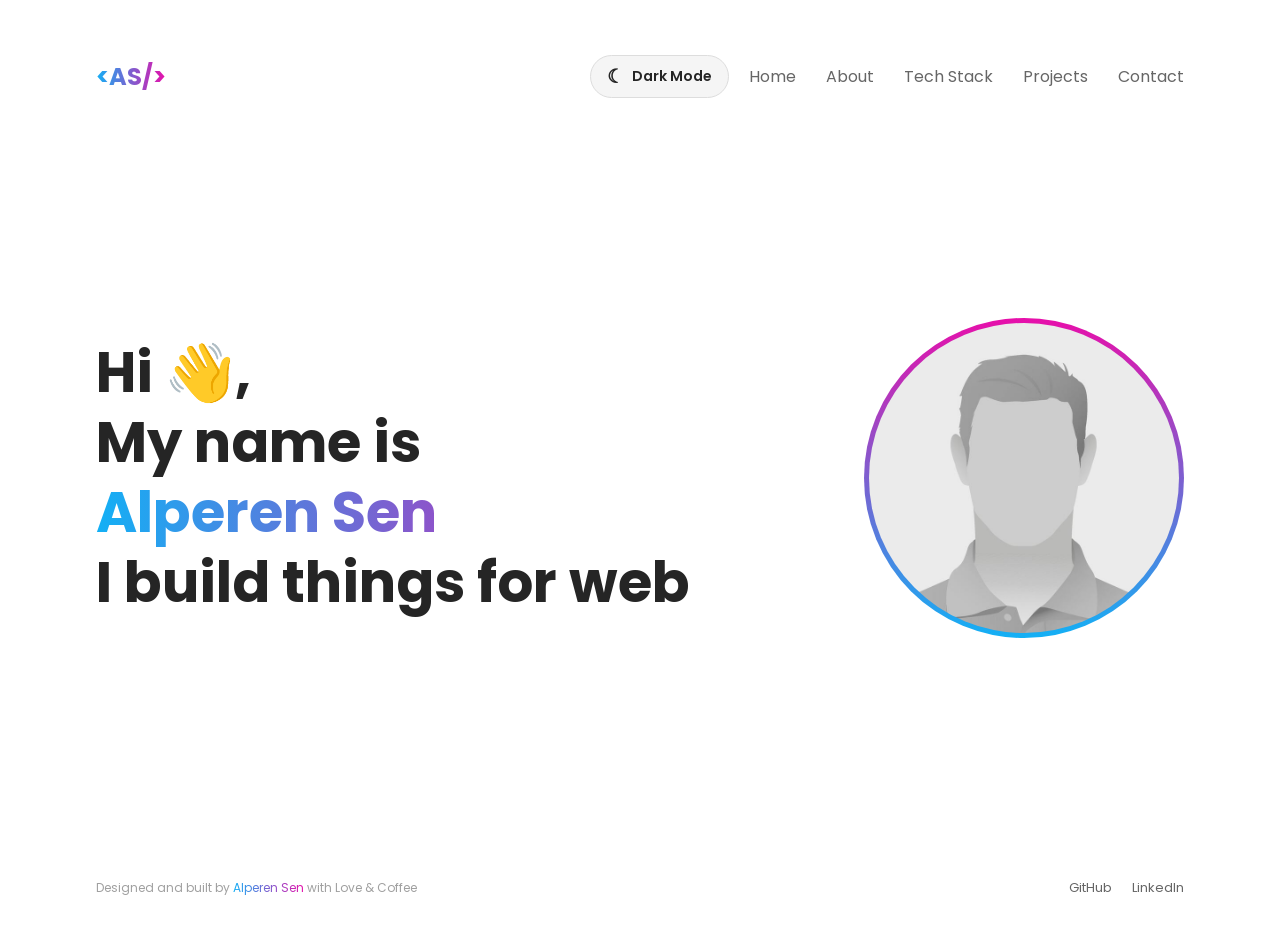
<file: index.html>
<!DOCTYPE html>
<html lang="en">
<head>
  <meta charset="UTF-8">
  <meta name="viewport" content="width=device-width, initial-scale=1.0">

  <title>Developer Portfolio</title>

  <link rel="preconnect" href="https://fonts.googleapis.com">
  <link rel="preconnect" href="https://fonts.gstatic.com" crossorigin>

  <link
    href="https://fonts.googleapis.com/css2?family=Poppins:wght@400;500;600;700&display=swap"
    rel="stylesheet"
  >

  <link rel="stylesheet" href="css/base.css">
  <link rel="stylesheet" href="css/home.css">
</head>

<body>

  <header class="site-header">
    <div class="container header-content">

      <a class="logo" href="index.html">
        &lt;AS/&gt;
      </a>

      <nav class="main-nav" aria-label="Main navigation">

        <button
          type="button"
          id="theme-toggle"
          class="theme-toggle"
          aria-label="Switch to dark mode"
>
         <span class="theme-icon" aria-hidden="true">☾</span>
         <span class="theme-text">Dark Mode</span>
        </button>
        
        <ul>
          <li><a href="index.html">Home</a></li>
          <li><a href="about.html">About</a></li>
          <li><a href="tech-stack.html">Tech Stack</a></li>
          <li><a href="projects.html">Projects</a></li>
          <li><a href="contact.html">Contact</a></li>
        </ul>
        

      </nav>

    </div>
  </header>

  <main>

    <section class="hero">
      <div class="container hero-content">

        <div class="hero-text">
          <h1>
            Hi 👋,<br>
            My name is
            <span>Alperen Sen</span>
            I build things for web
          </h1>
        </div>

        <div class="hero-image">
          <img
            src="assets/avatar.jpg"
            alt="Portrait of Alperen Sen"
          >
        </div>

      </div>
    </section>

  </main>

  <footer class="site-footer">
  <div class="container footer-content">

    <p>
      Designed and built by
      <span>Alperen Sen</span>
      with Love &amp; Coffee
    </p>

    <div class="footer-links">
      <a href="https://github.com/" target="_blank">GitHub</a>
      <a href="https://www.linkedin.com/" target="_blank">LinkedIn</a>
    </div>

  </div>
</footer>

<script src="./js/theme.js" defer></script>
</body>
</html>
</file>
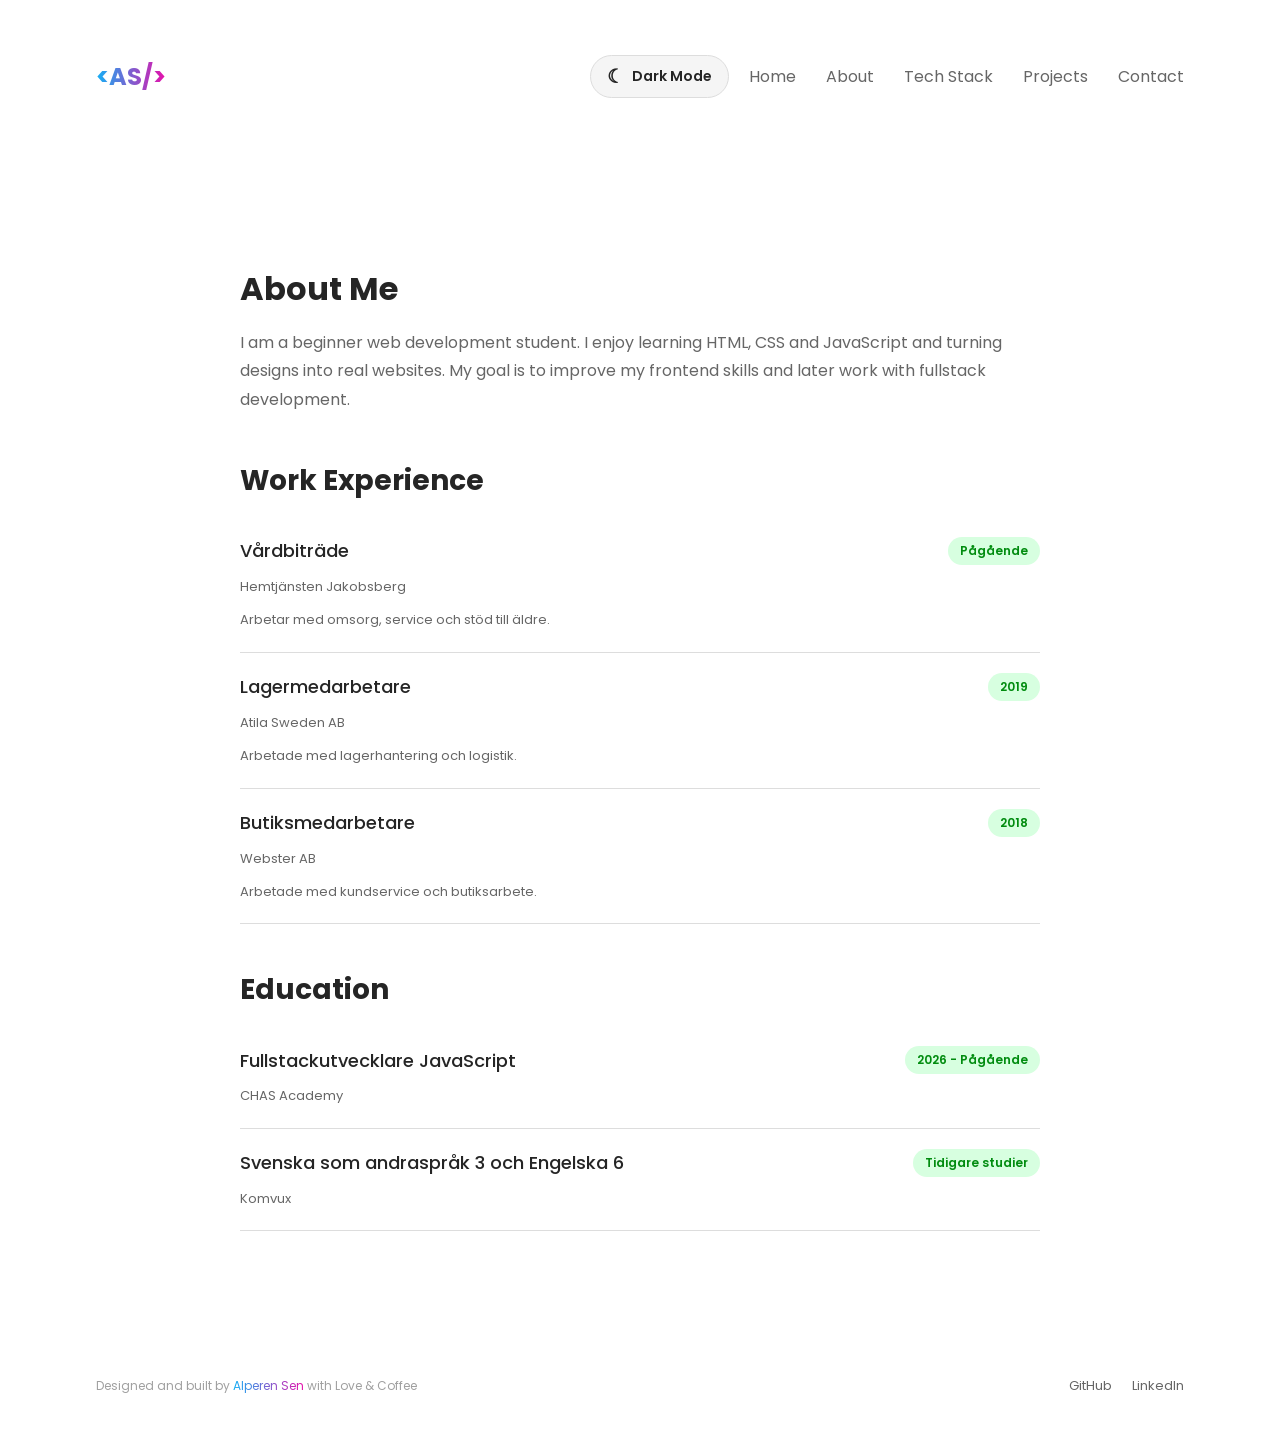
<file: about.html>
<!DOCTYPE html>
<html lang="en">
<head>
    <meta charset="UTF-8">
    <meta name="viewport" content="width=device-width, initial-scale=1.0">

    <title>About | Developer Portfolio</title>

    <link rel="preconnect" href="https://fonts.googleapis.com">
    <link rel="preconnect" href="https://fonts.gstatic.com" crossorigin>

    <link
        href="https://fonts.googleapis.com/css2?family=Poppins:wght@400;500;600;700&display=swap"
        rel="stylesheet"
    >

    <link rel="stylesheet" href="css/base.css">
    <link rel="stylesheet" href="css/about.css">
    <script src="js/cv.js" defer></script>
</head>

<body>

    <!-- Header and navigation -->
    <header class="site-header">
        <div class="container header-content">

            <a class="logo" href="index.html">
                &lt;AS/&gt;
            </a>

            <nav class="main-nav" aria-label="Main navigation">
                
                <button
                  type="button"
                  id="theme-toggle"
                   class="theme-toggle"
                   aria-label="Switch to dark mode"
>
                 <span class="theme-icon" aria-hidden="true">☾</span>
                 <span class="theme-text">Dark Mode</span>
                </button>

                <ul>
                    <li><a href="index.html">Home</a></li>
                    <li><a href="about.html" aria-current="page">About</a></li>
                    <li><a href="tech-stack.html">Tech Stack</a></li>
                    <li><a href="projects.html">Projects</a></li>
                    <li><a href="contact.html">Contact</a></li>
                </ul>

            </nav>

        </div>
    </header>

    <!-- Main content -->
    <main>
        <div class="container about-content">

            <!-- About me -->
            <section>
                <h1>About Me</h1>

                <p>
                    I am a beginner web development student.
                    I enjoy learning HTML, CSS and JavaScript
                    and turning designs into real websites.
                    My goal is to improve my frontend skills
                    and later work with fullstack development.
                </p>
            </section>

            <!-- Work experience from JSON -->
            <section aria-labelledby="experience-heading">

                <h2 id="experience-heading">Work Experience</h2>

                <!-- JavaScript generates work experience here -->
                <ul id="experience-list" class="cv-list" aria-live="polite">
                    <li>Loading work experience...</li>
                </ul>

            </section>

            <!-- Education from JSON -->
            <section aria-labelledby="education-heading">

                <h2 id="education-heading">Education</h2>

                <!-- JavaScript generates education here -->
                <ul id="education-list" class="cv-list" aria-live="polite">
                    <li>Loading education...</li>
                </ul>

            </section>

        </div>
    </main>

    <!-- Footer -->
    <footer class="site-footer">
        <div class="container footer-content">

            <p>
                Designed and built by
                <span>Alperen Sen</span>
                with Love &amp; Coffee
            </p>

            <div class="footer-links">
                <a href="https://github.com/Alperen-tech"
                   target="_blank"
                   rel="noopener noreferrer">GitHub</a>

                <a href="https://www.linkedin.com/"
                   target="_blank"
                   rel="noopener noreferrer">LinkedIn</a>
            </div>

        </div>
    </footer>
<script src="./js/theme.js" defer></script>
</body>
</html>
</file>
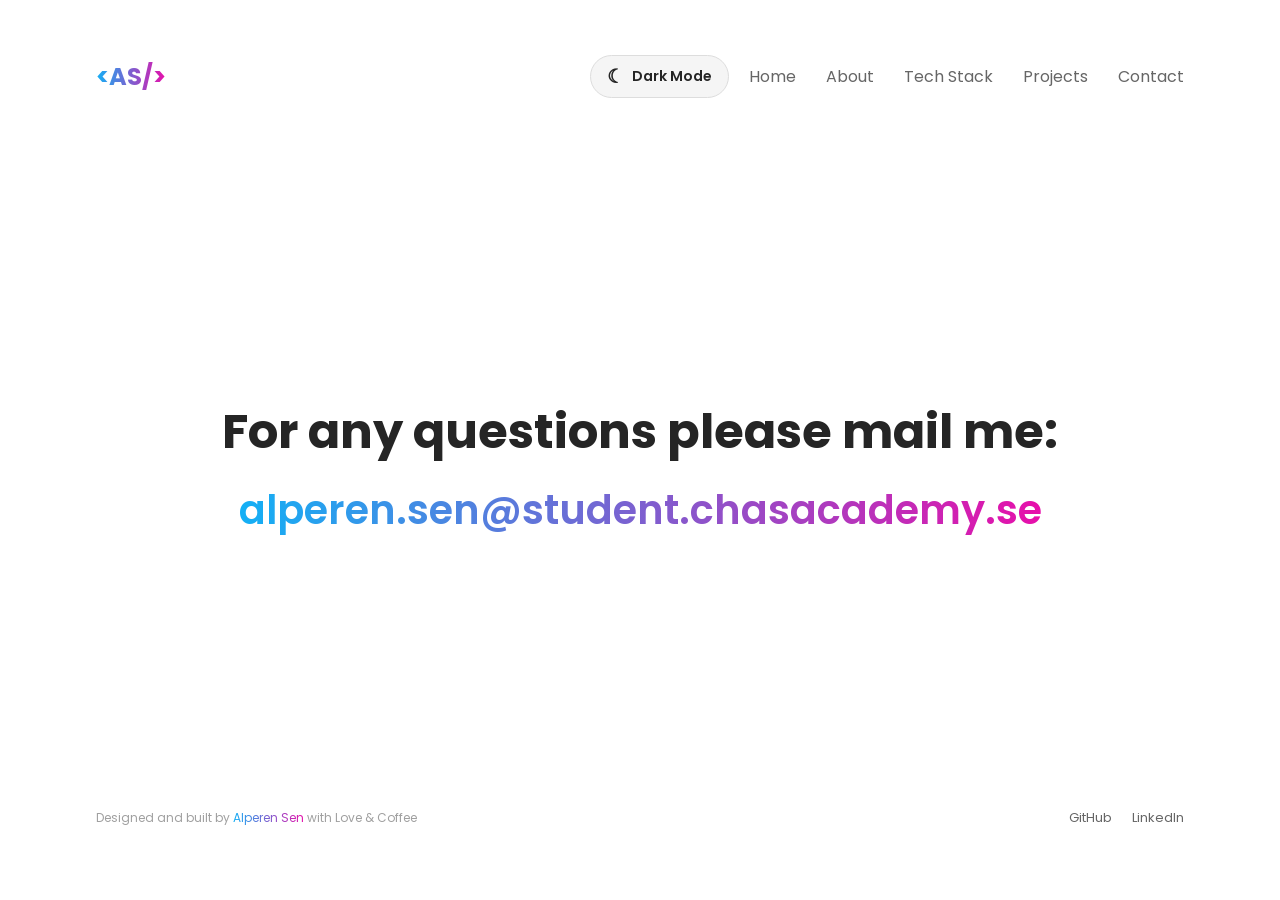
<file: contact.html>
<!DOCTYPE html>
<html lang="en">
<head>
  <meta charset="UTF-8">
  <meta name="viewport" content="width=device-width, initial-scale=1.0">

  <title>Contact | Developer Portfolio</title>

  <link rel="preconnect" href="https://fonts.googleapis.com">
  <link rel="preconnect" href="https://fonts.gstatic.com" crossorigin>

  <link
    href="https://fonts.googleapis.com/css2?family=Poppins:wght@400;500;600;700&display=swap"
    rel="stylesheet"
  >

  <link rel="stylesheet" href="css/base.css">
  <link rel="stylesheet" href="css/contact.css">
</head>

<body>

  <header class="site-header">
    <div class="container header-content">

      <a class="logo" href="index.html">
        &lt;AS/&gt;
      </a>

      <nav class="main-nav" aria-label="Main navigation">

        <button
          type="button"
           id="theme-toggle"
          class="theme-toggle"
          aria-label="Switch to dark mode"
>
         <span class="theme-icon" aria-hidden="true">☾</span>
         <span class="theme-text">Dark Mode</span>
        </button>

        <ul>
          <li><a href="index.html">Home</a></li>
          <li><a href="about.html">About</a></li>
          <li><a href="tech-stack.html">Tech Stack</a></li>
          <li><a href="projects.html">Projects</a></li>
          <li><a href="contact.html">Contact</a></li>
        </ul>

      
      </nav>

    </div>
  </header>

  <main class="contact-main">
    <div class="container contact-content">

      <h1>
        For any questions please mail me:
      </h1>

      <a href="mailto:alperen.sen@student.chasacademy.se">
        alperen.sen@student.chasacademy.se
      </a>

    </div>
  </main>

  <footer class="site-footer">
  <div class="container footer-content">

    <p>
      Designed and built by
      <span>Alperen Sen</span>
      with Love &amp; Coffee
    </p>

    <div class="footer-links">
      <a href="https://github.com/" target="_blank">GitHub</a>
      <a href="https://www.linkedin.com/" target="_blank">LinkedIn</a>
    </div>

  </div>
</footer>

<script src="./js/theme.js" defer></script>
</body>
</html>
</file>
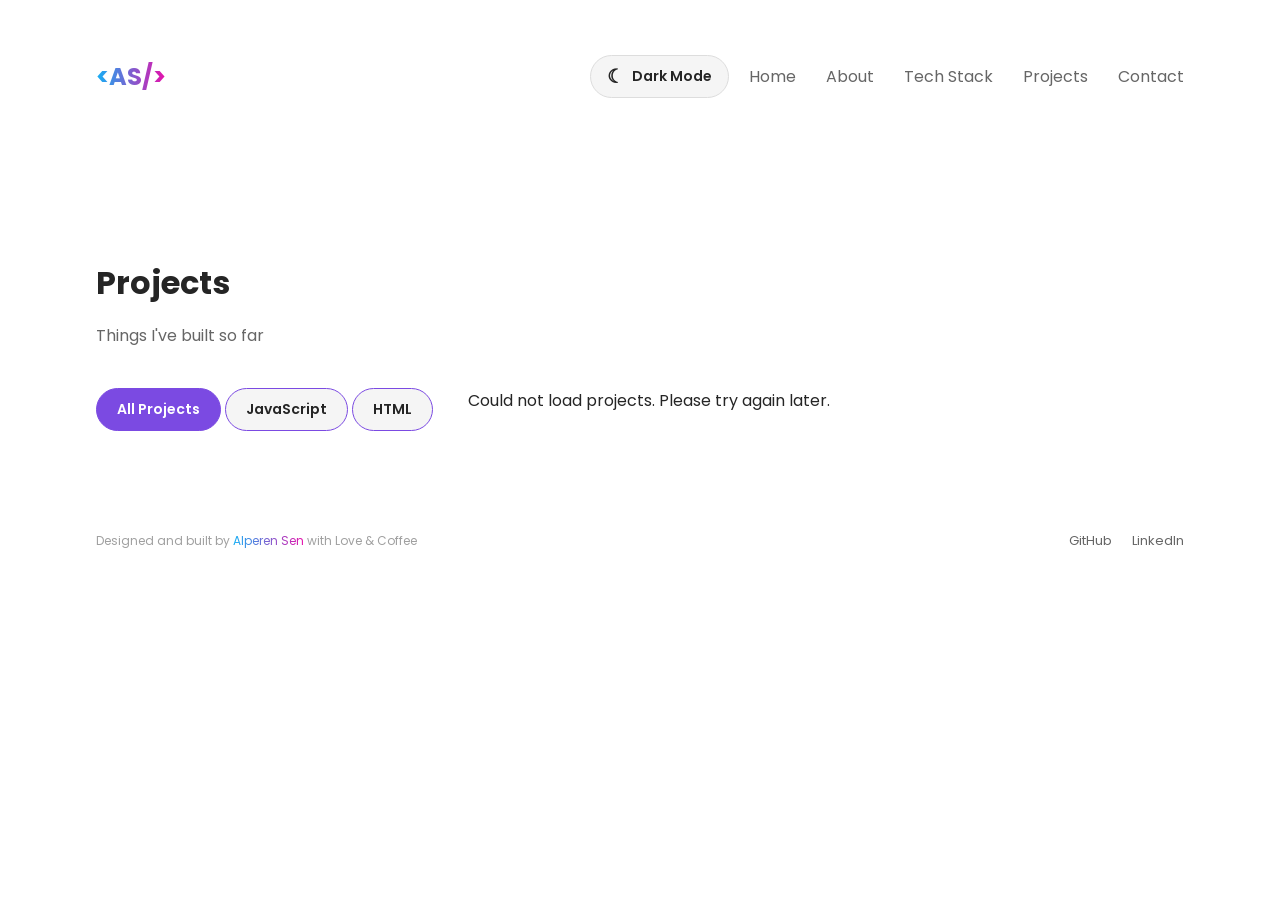
<file: projects.html>
<!DOCTYPE html>
<html lang="en">
<head>
  <meta charset="UTF-8">
  <meta name="viewport" content="width=device-width, initial-scale=1.0">

  <title>Projects | Developer Portfolio</title>

  <link rel="preconnect" href="https://fonts.googleapis.com">
  <link rel="preconnect" href="https://fonts.gstatic.com" crossorigin>

  <link
    href="https://fonts.googleapis.com/css2?family=Poppins:wght@400;500;600;700&display=swap"
    rel="stylesheet"
  >

  <link rel="stylesheet" href="css/base.css">
  <link rel="stylesheet" href="css/projects.css">
</head>

<body>

  <header class="site-header">
    <div class="container header-content">

      <a class="logo" href="index.html">
        &lt;AS/&gt;
      </a>

      <nav class="main-nav" aria-label="Main navigation">

        <button
          type="button"
          id="theme-toggle"
          class="theme-toggle"
          aria-label="Switch to dark mode"
>
          <span class="theme-icon" aria-hidden="true">☾</span>
          <span class="theme-text">Dark Mode</span>
      </button>
      
        <ul>
          <li><a href="index.html">Home</a></li>
          <li><a href="about.html">About</a></li>
          <li><a href="tech-stack.html">Tech Stack</a></li>
          <li><a href="projects.html">Projects</a></li>
          <li><a href="contact.html">Contact</a></li>
        </ul>

      
      </nav>

    </div>
  </header>

  <main>
    <div class="container projects-content">

      <h1>Projects</h1>

      <p class="projects-intro">
        Things I've built so far
      </p>

      <section class="projects-list" aria-label="Portfolio projects">

        
<div class="project-filters" role="group" aria-label="Filter projects">
    <button type="button" class="filter-btn active" data-filter="all" aria-pressed="true">
        All Projects
    </button>

    <button type="button" class="filter-btn" data-filter="JavaScript" aria-pressed="false">
        JavaScript
    </button>

    <button type="button" class="filter-btn" data-filter="HTML" aria-pressed="false">
        HTML
    </button>
</div>


        <ul id="projects-list" class="project-list" aria-live="polite">
    <li>Loading projects...</li>
        </ul>

      </section>

    </div>
  </main>

  <footer class="site-footer">
  <div class="container footer-content">

    <p>
      Designed and built by
      <span>Alperen Sen</span>
      with Love &amp; Coffee
    </p>

    <div class="footer-links">
      <a href="https://github.com/" target="_blank">GitHub</a>
      <a href="https://www.linkedin.com/" target="_blank">LinkedIn</a>
    </div>

  </div>
</footer>

<script src="./js/projects.js" defer></script>
<script src="./js/theme.js" defer></script>
</body>
</html>
</file>
<file: css/base.css>
:root {
  --background-color: #ffffff;
  --text-color: #42446e;
  --nav-color: #666666;
  --blue-color: #13b0f5;
  --purple-color: #e70faa;
}

* {
  box-sizing: border-box;
}

body {
  margin: 0;
  font-family: "Poppins", sans-serif;
  background-color: var(--background-color);
  color: var(--text-color);
}

img {
  max-width: 100%;
  display: block;
}

a {
  color: inherit;
  text-decoration: none;
}

a:focus-visible {
  outline: 3px solid var(--purple-color);
  outline-offset: 4px;
}

.container {
  width: 90%;
  max-width: 1200px;
  margin: 0 auto;
}

.site-header {
  padding: 25px 0;
}

.header-content {
  display: flex;
  flex-direction: column;
  gap: 20px;
}

.logo {
  font-size: 24px;
  font-weight: 700;

  background: linear-gradient(
    90deg,
    var(--blue-color),
    var(--purple-color)
  );

  background-clip: text;
  -webkit-background-clip: text;

  color: transparent;
}

.main-nav{
  display:flex;
  justify-content:end;
}
#theme-toggle{
  margin-right: 20px;
}

.main-nav ul {
  list-style: none;
  display: flex;
  justify-content:flex-end;
  align-items:center;
  gap: 15px;
  margin: 0;
  padding: 0;
}

.main-nav a {
  color: var(--nav-color);
  font-size: 14px;
}

.main-nav a:hover {
  color: var(--purple-color);
}


/* Light and dark mode */

:root {
    --bg-color: #ffffff;
    --text-color: #252525;
    --card-bg: #f5f5f5;
    --border-color: #dddddd;
    --accent-color: #7b4ae2;
}

:root.dark-mode {
    --bg-color: #121212;
    --text-color: #f5f5f5;
    --card-bg: #242424;
    --border-color: #444444;
    --accent-color: #b495ff;
    --nav-color: #b0b0b0;
}

body {
    background-color: var(--bg-color);
    color: var(--text-color);
    transition: background-color 0.3s, color 0.3s;
}


@media (min-width: 768px) {
  .site-header {
    padding: 40px 0;
  }

  .header-content {
    flex-direction: row;
    justify-content: space-between;
    align-items: center;
  }

  .main-nav ul {
    gap: 30px;
  }

  .main-nav a {
    font-size: 16px;
  }
}

/*-----------------------------------------------------------------------------*/
 
.site-footer {
  padding: 40px 0;
}

.footer-content {
  display: flex;
  flex-direction: column;
  gap: 20px;

  text-align: center;
}

.footer-content p {
  margin: 0;

  color: #a0a0a0;
  font-size: 12px;
}

.footer-content span {
  background: linear-gradient(
    90deg,
    var(--blue-color),
    var(--purple-color)
  );

  background-clip: text;
  -webkit-background-clip: text;

  color: transparent;
}

.footer-links {
  display: flex;
  justify-content: center;
  gap: 20px;
}

.footer-links a {
  color: var(--nav-color);
  font-size: 13px;
}

.footer-links a:hover {
  color: var(--purple-color);
}

@media (min-width: 768px) {
  .footer-content {
    flex-direction: row;
    justify-content: space-between;
    align-items: center;

    text-align: left;
  }
}

/*------------------------------------------------------------*/

.main-nav a {
  position: relative;
}

.main-nav a::after {
  content: "";
  position: absolute;

  left: 0;
  bottom: -5px;

  width: 0;
  height: 2px;

  background: linear-gradient(
    90deg,
    var(--blue-color),
    var(--purple-color)
  );

  transition: width 0.2s ease;
}

.main-nav a:hover::after,
.main-nav a:focus-visible::after {
  width: 100%;
}

@media (min-width: 768px) {
  .container {
    width: 85%;
  }

  .site-header {
    padding-top: 55px;
  }
}


/* Theme toggle button */

.theme-toggle {
    display: inline-flex;
    align-items: center;
    justify-content: center;
    gap: 8px;

    padding: 10px 16px;

    background-color: var(--card-bg);
    color: var(--text-color);
    border: 1px solid var(--border-color);
    border-radius: 25px;

    font-family: inherit;
    font-size: 14px;
    font-weight: 600;

    cursor: pointer;
    transition: background-color 0.3s, color 0.3s,
                border-color 0.3s, transform 0.2s;
}

.theme-toggle:hover {
    border-color: var(--accent-color);
    transform: translateY(-2px);
}

.theme-toggle:focus-visible {
    outline: 3px solid var(--accent-color);
    outline-offset: 3px;
}

.theme-icon {
    font-size: 19px;
    line-height: 1;
}

@media (max-width: 600px) {
    .theme-toggle {
        padding: 8px 12px;
        font-size: 12px;
    }
}
</file>
<file: css/home.css>
.hero {
  padding: 70px 0;
}

.hero-content {
  display: flex;
  flex-direction: column-reverse;
  gap: 40px;
  align-items: flex-start;
}

.hero-text h1 {
  margin: 0;
  font-size: 36px;
  line-height: 1.3;
  font-weight: 700;
}

.hero-text span {
  display: block;

  background: linear-gradient(
    90deg,
    var(--blue-color),
    var(--purple-color)
  );

  background-clip: text;
  -webkit-background-clip: text;

  color: transparent;
}

.hero-image {
  width: 180px;
  height: 180px;

  padding: 5px;

  border-radius: 50%;

  background: linear-gradient(
    180deg,
    var(--purple-color),
    var(--blue-color)
  );
}

.hero-image img {
  width: 100%;
  height: 100%;

  object-fit: cover;

  border-radius: 50%;
}

@media (min-width: 768px) {
  .hero {
    padding: 180px 0 200px;
  }

  .hero-content {
    flex-direction: row;
    justify-content: space-between;
    align-items: center;
  }

  .hero-text {
    max-width: 650px;
  }

  .hero-text h1 {
    font-size: 56px;
    line-height: 1.25;
  }

  .hero-image {
    width: 320px;
    height: 320px;
  }
}
</file>
<file: css/about.css>
.about-content {
  max-width: 800px;
  padding-top: 60px;
  padding-bottom: 60px;
}

.about-content section {
  margin-bottom: 45px;
}

.about-content h1,
.about-content h2 {
  margin-bottom: 15px;
}

.about-content h1 {
  font-size: 32px;
}

.about-content h2 {
  font-size: 28px;
}

.about-content p {
  color: var(--nav-color);
  line-height: 1.8;
}

.experience-item {
  padding: 20px 0;
  border-bottom: 1px solid var(--border-color);
}

.experience-top {
  display: flex;
  flex-direction: column;
  gap: 10px;
}

.experience-top h3 {
  margin: 0;
  font-size: 18px;
  font-weight: 500;
}

.experience-top span {
  width: fit-content;
  padding: 5px 12px;

  border-radius: 20px;

  background-color: #d7ffe0;
  color: #018c0f;

  font-size: 12px;
  font-weight: 600;
}

.experience-item p {
  margin: 10px 0 0;
  font-size: 13px;
}
.cv-list {
    list-style: none;
    padding: 0;
    margin: 0;
}

@media (min-width: 768px) {
  .about-content {
    padding-top: 100px;
  }

  .experience-top {
    flex-direction: row;
    justify-content: space-between;
    align-items: center;
  }
}
</file>
<file: css/contact.css>
.contact-main {
  min-height: 70vh;

  display: flex;
  align-items: center;
  justify-content: center;
}

.contact-content {
  text-align: center;
}

.contact-content h1 {
  margin-bottom: 15px;
  font-size: 30px;
  line-height: 1.4;
}

.contact-content a {
  font-size: 24px;
  font-weight: 600;

  background: linear-gradient(
    90deg,
    var(--blue-color),
    var(--purple-color)
  );

  background-clip: text;
  -webkit-background-clip: text;

  color: transparent;
}

@media (min-width: 768px) {
  .contact-content h1 {
    font-size: 48px;
  }

  .contact-content a {
    font-size: 40px;
  }
}
</file>
<file: css/projects.css>
.projects-content {
  padding-top: 60px;
  padding-bottom: 60px;
}

.projects-content h1 {
  margin-bottom: 10px;
  font-size: 32px;
}

.projects-intro {
  margin-bottom: 40px;
  color: var(--nav-color);
}

.projects-list {
  display: flex;
  flex-direction: column;
  gap: 35px;
}

.project-card {
  overflow: hidden;
  border-radius: 18px;
  background-color: var(--card-bg);

  box-shadow: 0 8px 24px rgba(0, 0, 0, 0.12);
}

.project-card img {
  width: 100%;
  height: 240px;
  object-fit: cover;
   border-radius: 15px 15px 0 0;
}

.project-card img {
  width: 100%;
  height: 220px;
  object-fit: cover;
}

.project-info {
  padding: 22px;
}

.project-info h2 {
  margin-top: 0;
  margin-bottom: 10px;

  color: var(--text-color);
  font-size: 20px;
  font-weight: 500;
}

.project-info p {
  color: var(--nav-color);
  font-size: 14px;
  line-height: 1.7;
}

.project-tech {
  font-size: 12px;
}

.project-links {
  display: flex;
  justify-content: space-between;

  margin-top: 20px;
}

.project-links a {
  color: var(--text-color);
  font-size: 13px;
  text-decoration: underline;
}

.project-links a:hover {
  color: var(--purple-color);
}


/* GitHub projects generated with JavaScript */

#projects-list {
    display: flex;
    flex-wrap: wrap;
    align-items: stretch;
    gap: 35px;
    list-style: none;
    padding: 0;
    margin: 0;
}

#projects-list > li {
    display: flex;
    flex: 1 1 100%;
    min-width: 0;
}

#projects-list .project-card {
    height: 100%;
    width: 100%;
    padding: 24px;
    background-color: var(--card-bg);
    border-radius: 15px;
    box-shadow: 0 4px 15px rgba(0, 0, 0, 0.1);

    display: flex;
    flex-direction: column;
    gap: 15px;
}

#projects-list .project-card h2 {
    font-size: 22px;
    font-weight: 600;
    color: var(--text-color);
}

#projects-list .project-card p {
    font-size: 15px;
    line-height: 1.6;
    color: var(--nav-color);
}

#projects-list .project-card a {
    color: var(--accent-color);
    font-weight: 600;
    text-decoration: none;
    margin-top: auto;
}

#projects-list .project-card a:hover {
    text-decoration: underline;
}

#projects-list .project-card a:focus-visible {
    outline: 3px solid var(--accent-color);
    outline-offset: 4px;
    border-radius: 3px;
}


@media (min-width: 768px) {
  .projects-content {
    padding-top: 100px;
  }

  .projects-list {
    flex-direction: row;
    flex-wrap: wrap;
  }

  #projects-list > li {
    flex-basis: calc(50% - 17.5px);
  }

  .project-card {
    width: calc(50% - 15px);
  }
}

@media (min-width: 1100px) {
  #projects-list > li {
    flex-basis: calc(33.333% - 23.334px);
  }

  .project-card {
    width: calc(33.333% - 20px);
  }
}

---------------------------------------------------------------

/* Project filter buttons */

.project-filters {
    display: flex;
    flex-wrap: wrap;
    justify-content: center;
    gap: 12px;
    margin: 30px 0;
}

.filter-btn {
    padding: 10px 20px;
    border: 1px solid var(--accent-color);
    border-radius: 25px;
    background-color: var(--card-bg);
    color: var(--text-color);

    font-family: inherit;
    font-size: 14px;
    font-weight: 600;
    cursor: pointer;

    transition: background-color 0.2s, color 0.2s;
}

.filter-btn:hover {
    border-color: var(--accent-color);
    color: var(--accent-color);
}

.filter-btn.active {
    background-color: var(--accent-color);
    color: var(--bg-color);
}

.filter-btn:focus-visible {
    outline: 3px solid var(--accent-color);
    outline-offset: 3px;
}
</file>
